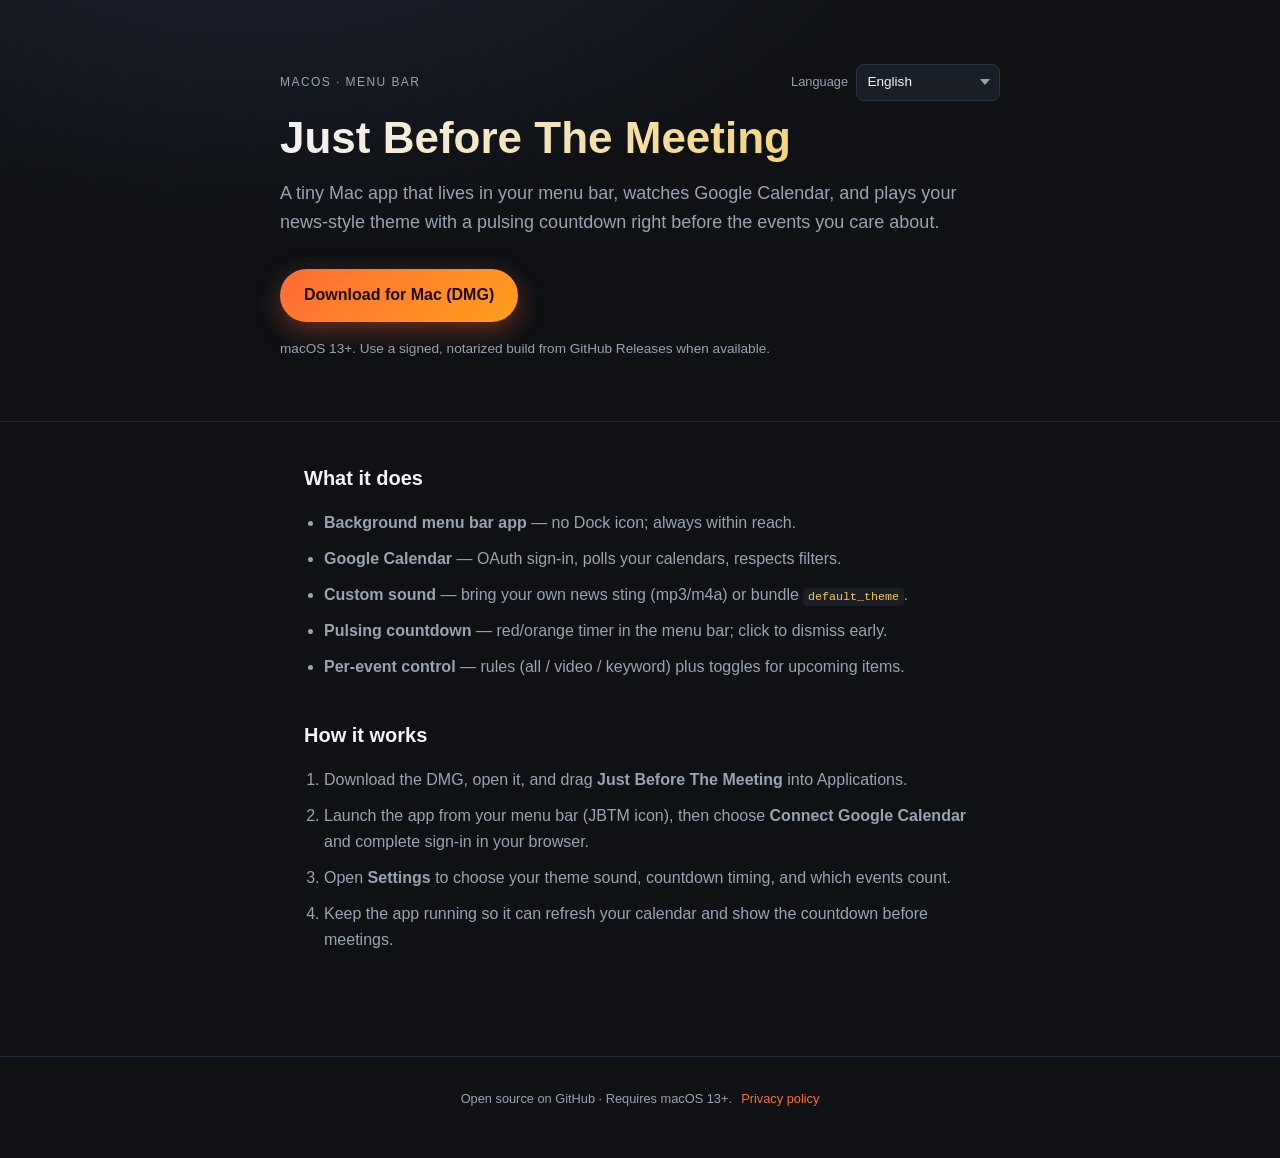
<file: website/index.html>
<!DOCTYPE html>
<html lang="en">
<head>
  <meta charset="UTF-8" />
  <meta name="viewport" content="width=device-width, initial-scale=1" />
  <title>Just Before The Meeting — macOS menu bar countdown</title>
  <meta name="description" content="Menu bar app for Mac: Google Calendar aware countdown and theme music before your meetings." />
  <!-- Google Search Console (domain verification): Property → Verification → HTML tag — paste the meta tag on the next line. -->
  <!-- <meta name="google-site-verification" content="PASTE_VERIFICATION_TOKEN_HERE" /> -->
  <link rel="stylesheet" href="style.css" />
  <script src="i18n.js" defer></script>
</head>
<body>
  <header class="hero">
    <div class="hero-inner">
      <div class="hero-top">
        <p class="eyebrow" data-i18n="hero.eyebrow">macOS · Menu bar</p>
        <div class="lang-switcher">
          <label for="lang-select" class="lang-select-label" data-i18n="langSwitcher.label">Language</label>
          <select id="lang-select" class="lang-select" name="lang">
            <option value="en">English</option>
            <option value="tr">Türkçe</option>
          </select>
        </div>
      </div>
      <h1 data-i18n="hero.title">Just Before The Meeting</h1>
      <p class="lede" data-i18n="hero.lede">
        A tiny Mac app that lives in your menu bar, watches Google Calendar, and plays your news-style theme
        with a pulsing countdown right before the events you care about.
      </p>
      <a
        class="cta"
        href="https://github.com/ozgurbuluta/justbeforethemeeting/releases/latest/download/JustBeforeTheMeeting.dmg"
        id="download-link"
        rel="noopener"
      >Download for Mac (DMG)</a>
      <p class="cta-note" id="cta-note">macOS 13+. Prefer a signed, notarized build from GitHub Releases.</p>
    </div>
  </header>

  <main>
    <section class="features">
      <h2 data-i18n="features.heading">What it does</h2>
      <ul id="features-list">
        <li><strong>Background menu bar app</strong> — no Dock icon; always within reach.</li>
        <li><strong>Google Calendar</strong> — OAuth sign-in, polls your calendars, respects filters.</li>
        <li><strong>Custom sound</strong> — bring your own news sting (mp3/m4a) or bundle <code>default_theme</code>.</li>
        <li><strong>Pulsing countdown</strong> — red/orange timer in the menu bar; click to dismiss early.</li>
        <li><strong>Per-event control</strong> — rules (all / video / keyword) plus toggles for upcoming items.</li>
      </ul>
    </section>

    <section class="how">
      <h2 data-i18n="how.heading">How it works</h2>
      <ol id="how-list">
        <li>Download the DMG, open it, and drag <strong>Just Before The Meeting</strong> into Applications.</li>
        <li>Launch the app from your menu bar (JBTM icon), then choose <strong>Connect Google Calendar</strong> and complete sign-in in your browser.</li>
        <li>Open <strong>Settings</strong> to choose your theme sound, countdown timing, and which events count.</li>
        <li>Keep the app running so it can refresh your calendar and show the countdown before meetings.</li>
      </ol>
    </section>
  </main>

  <footer>
    <p class="footer-line">
      <span id="footer-intro"></span>
      <a id="footer-privacy" href="privacy.html"></a>
    </p>
  </footer>
</body>
</html>
</file>
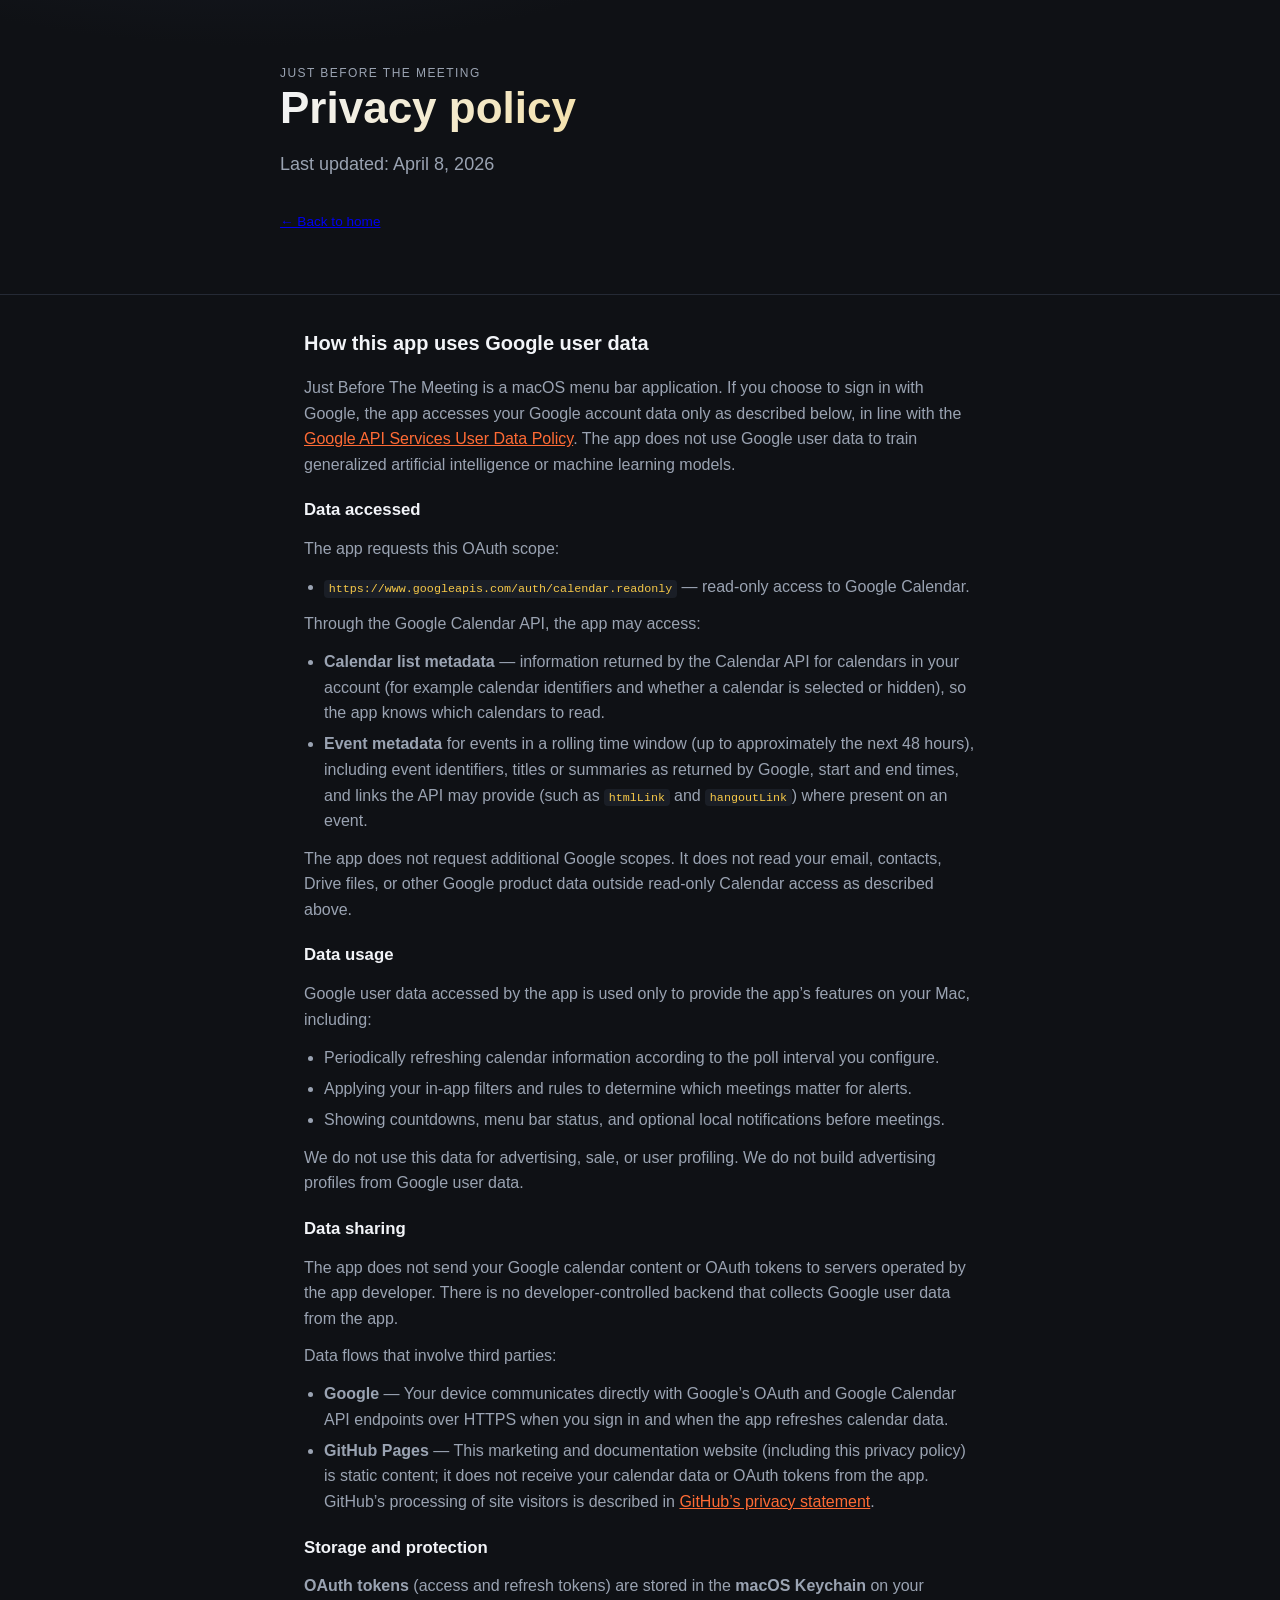
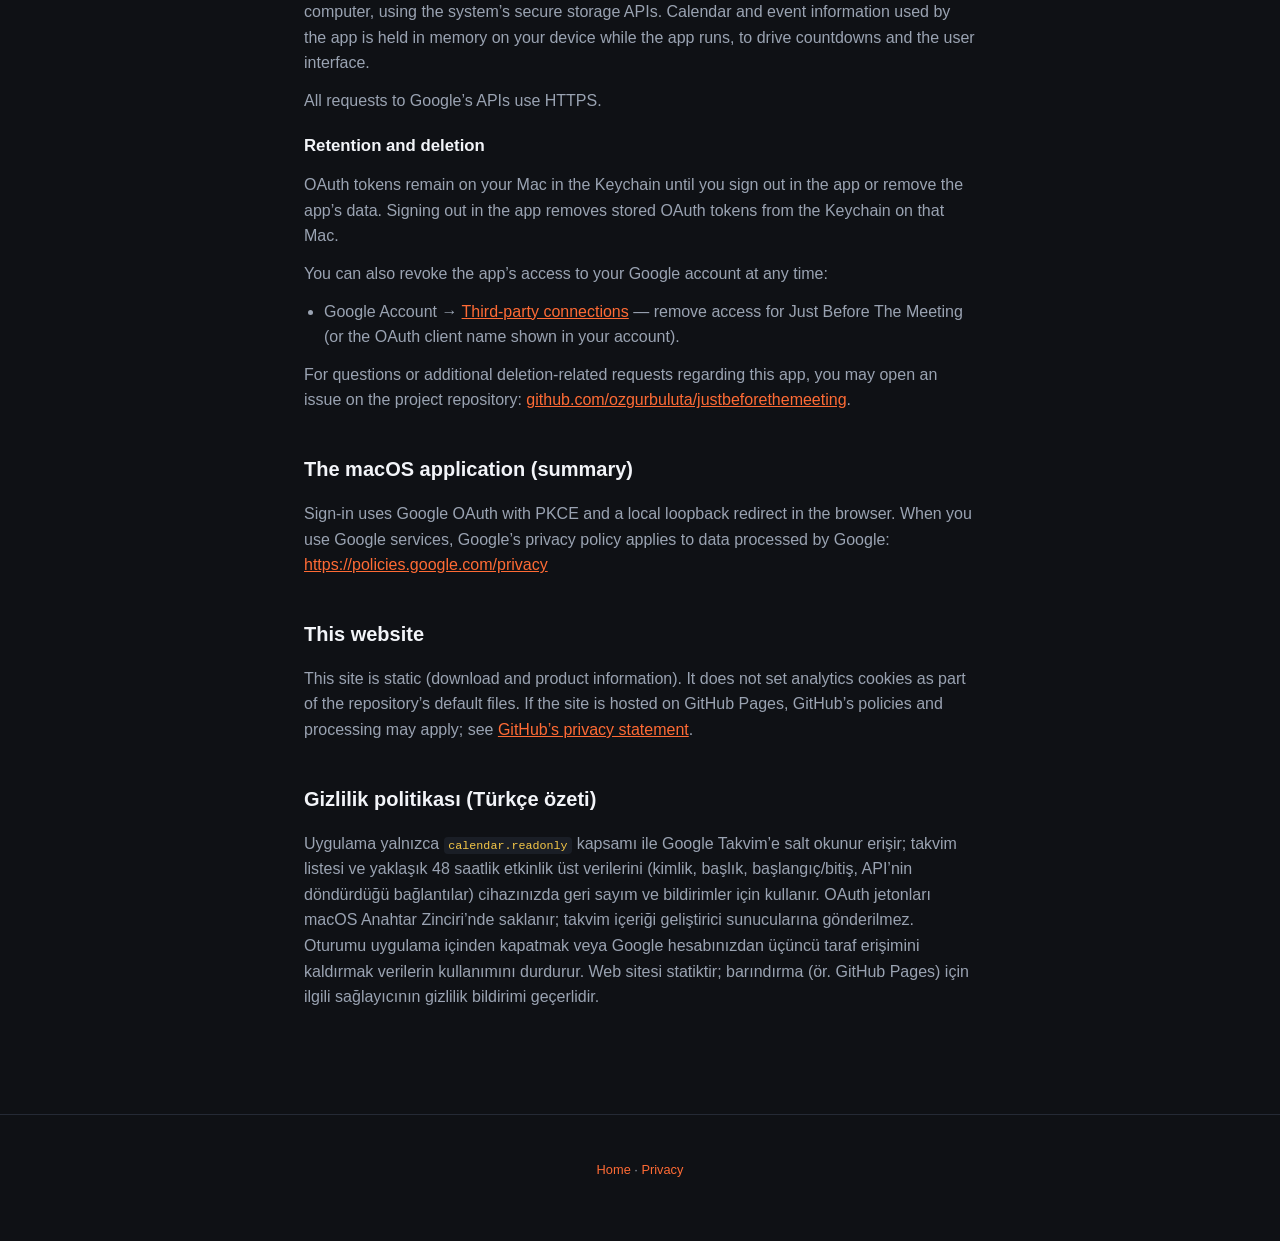
<file: website/privacy.html>
<!DOCTYPE html>
<html lang="en">
<head>
  <meta charset="UTF-8" />
  <meta name="viewport" content="width=device-width, initial-scale=1" />
  <title>Privacy policy — Just Before The Meeting</title>
  <meta name="description" content="Privacy policy for the Just Before The Meeting macOS app and this website." />
  <link rel="stylesheet" href="style.css" />
</head>
<body>
  <header class="hero">
    <div class="hero-inner">
      <p class="eyebrow">Just Before The Meeting</p>
      <h1>Privacy policy</h1>
      <p class="lede">Last updated: April 8, 2026</p>
      <p class="cta-note"><a href="index.html">← Back to home</a></p>
    </div>
  </header>

  <main class="legal">
    <section>
      <h2>How this app uses Google user data</h2>
      <p>
        Just Before The Meeting is a macOS menu bar application. If you choose to sign in with Google, the app accesses
        your Google account data only as described below, in line with the
        <a href="https://developers.google.com/terms/api-services-user-data-policy">Google API Services User Data Policy</a>.
        The app does not use Google user data to train generalized artificial intelligence or machine learning models.
      </p>

      <h3>Data accessed</h3>
      <p>The app requests this OAuth scope:</p>
      <ul>
        <li>
          <code>https://www.googleapis.com/auth/calendar.readonly</code> — read-only access to Google Calendar.
        </li>
      </ul>
      <p>Through the Google Calendar API, the app may access:</p>
      <ul>
        <li>
          <strong>Calendar list metadata</strong> — information returned by the Calendar API for calendars in your account
          (for example calendar identifiers and whether a calendar is selected or hidden), so the app knows which calendars
          to read.
        </li>
        <li>
          <strong>Event metadata</strong> for events in a rolling time window (up to approximately the next 48 hours),
          including event identifiers, titles or summaries as returned by Google, start and end times, and links the API may
          provide (such as <code>htmlLink</code> and <code>hangoutLink</code>) where present on an event.
        </li>
      </ul>
      <p>
        The app does not request additional Google scopes. It does not read your email, contacts, Drive files, or other
        Google product data outside read-only Calendar access as described above.
      </p>

      <h3>Data usage</h3>
      <p>Google user data accessed by the app is used only to provide the app’s features on your Mac, including:</p>
      <ul>
        <li>Periodically refreshing calendar information according to the poll interval you configure.</li>
        <li>Applying your in-app filters and rules to determine which meetings matter for alerts.</li>
        <li>Showing countdowns, menu bar status, and optional local notifications before meetings.</li>
      </ul>
      <p>
        We do not use this data for advertising, sale, or user profiling. We do not build advertising profiles from Google
        user data.
      </p>

      <h3>Data sharing</h3>
      <p>
        The app does not send your Google calendar content or OAuth tokens to servers operated by the app developer. There
        is no developer-controlled backend that collects Google user data from the app.
      </p>
      <p>Data flows that involve third parties:</p>
      <ul>
        <li>
          <strong>Google</strong> — Your device communicates directly with Google’s OAuth and Google Calendar API endpoints
          over HTTPS when you sign in and when the app refreshes calendar data.
        </li>
        <li>
          <strong>GitHub Pages</strong> — This marketing and documentation website (including this privacy policy) is static
          content; it does not receive your calendar data or OAuth tokens from the app. GitHub’s processing of site visitors
          is described in
          <a href="https://docs.github.com/en/site-policy/privacy-policies/github-privacy-statement">GitHub’s privacy statement</a>.
        </li>
      </ul>

      <h3>Storage and protection</h3>
      <p>
        <strong>OAuth tokens</strong> (access and refresh tokens) are stored in the <strong>macOS Keychain</strong> on your
        computer, using the system’s secure storage APIs. Calendar and event information used by the app is held in memory
        on your device while the app runs, to drive countdowns and the user interface.
      </p>
      <p>All requests to Google’s APIs use HTTPS.</p>

      <h3>Retention and deletion</h3>
      <p>
        OAuth tokens remain on your Mac in the Keychain until you sign out in the app or remove the app’s data. Signing out
        in the app removes stored OAuth tokens from the Keychain on that Mac.
      </p>
      <p>You can also revoke the app’s access to your Google account at any time:</p>
      <ul>
        <li>
          Google Account → <a href="https://myaccount.google.com/permissions">Third-party connections</a> — remove access
          for Just Before The Meeting (or the OAuth client name shown in your account).
        </li>
      </ul>
      <p>
        For questions or additional deletion-related requests regarding this app, you may open an issue on the project
        repository:
        <a href="https://github.com/ozgurbuluta/justbeforethemeeting">github.com/ozgurbuluta/justbeforethemeeting</a>.
      </p>
    </section>

    <section>
      <h2>The macOS application (summary)</h2>
      <p>
        Sign-in uses Google OAuth with PKCE and a local loopback redirect in the browser. When you use Google services,
        Google’s privacy policy applies to data processed by Google:
        <a href="https://policies.google.com/privacy">https://policies.google.com/privacy</a>
      </p>
    </section>

    <section>
      <h2>This website</h2>
      <p>
        This site is static (download and product information). It does not set analytics cookies as part of the
        repository’s default files. If the site is hosted on GitHub Pages, GitHub’s policies and processing may apply; see
        <a href="https://docs.github.com/en/site-policy/privacy-policies/github-privacy-statement">GitHub’s privacy statement</a>.
      </p>
    </section>

    <section lang="tr">
      <h2>Gizlilik politikası (Türkçe özeti)</h2>
      <p>
        Uygulama yalnızca <code>calendar.readonly</code> kapsamı ile Google Takvim’e salt okunur erişir; takvim listesi ve
        yaklaşık 48 saatlik etkinlik üst verilerini (kimlik, başlık, başlangıç/bitiş, API’nin döndürdüğü bağlantılar) cihazınızda
        geri sayım ve bildirimler için kullanır. OAuth jetonları macOS Anahtar Zinciri’nde saklanır; takvim içeriği geliştirici
        sunucularına gönderilmez. Oturumu uygulama içinden kapatmak veya Google hesabınızdan üçüncü taraf erişimini kaldırmak
        verilerin kullanımını durdurur. Web sitesi statiktir; barındırma (ör. GitHub Pages) için ilgili sağlayıcının gizlilik
        bildirimi geçerlidir.
      </p>
    </section>
  </main>

  <footer>
    <p><a href="index.html">Home</a> · <a href="privacy.html">Privacy</a></p>
  </footer>
</body>
</html>
</file>
<file: website/style.css>
:root {
  --bg: #0f1115;
  --fg: #f2f4f8;
  --muted: #9aa3b2;
  --accent: #ff6b35;
  --accent2: #f7c948;
  --card: #1a1e26;
  --font: "SF Pro Text", -apple-system, BlinkMacSystemFont, "Segoe UI", sans-serif;
}

* {
  box-sizing: border-box;
}

body {
  margin: 0;
  font-family: var(--font);
  background: radial-gradient(1200px 600px at 20% -10%, #1e2433 0%, var(--bg) 55%);
  color: var(--fg);
  line-height: 1.6;
  min-height: 100vh;
}

.hero {
  padding: 4rem 1.5rem 3rem;
  border-bottom: 1px solid #252a35;
}

.hero-inner {
  max-width: 720px;
  margin: 0 auto;
}

.hero-top {
  display: flex;
  flex-wrap: wrap;
  align-items: center;
  justify-content: space-between;
  gap: 0.75rem 1rem;
  margin-bottom: 0.75rem;
}

.lang-switcher {
  display: flex;
  align-items: center;
  gap: 0.5rem;
  font-size: 0.8rem;
  margin-left: auto;
}

.lang-select-label {
  color: var(--muted);
  white-space: nowrap;
}

.lang-select {
  font: inherit;
  font-size: 0.85rem;
  color: var(--fg);
  background: var(--card);
  border: 1px solid #2e3544;
  border-radius: 8px;
  padding: 0.4rem 2rem 0.4rem 0.65rem;
  cursor: pointer;
  min-width: 9rem;
  appearance: none;
  background-image: url("data:image/svg+xml,%3Csvg xmlns='http://www.w3.org/2000/svg' width='10' height='6' viewBox='0 0 10 6'%3E%3Cpath fill='%239aa3b2' d='M0 0h10L5 6z'/%3E%3C/svg%3E");
  background-repeat: no-repeat;
  background-position: right 0.55rem center;
  transition: border-color 0.15s ease, box-shadow 0.15s ease;
}

.lang-select:hover {
  border-color: #3d4658;
}

.lang-select:focus {
  outline: none;
  border-color: var(--accent);
  box-shadow: 0 0 0 2px rgba(255, 107, 53, 0.25);
}

.eyebrow {
  text-transform: uppercase;
  letter-spacing: 0.12em;
  font-size: 0.75rem;
  color: var(--muted);
  margin: 0;
}

h1 {
  font-size: clamp(2rem, 5vw, 2.75rem);
  line-height: 1.15;
  margin: 0 0 1rem;
  background: linear-gradient(120deg, var(--fg), var(--accent2));
  -webkit-background-clip: text;
  background-clip: text;
  color: transparent;
}

.lede {
  font-size: 1.125rem;
  color: var(--muted);
  margin: 0 0 2rem;
}

.cta {
  display: inline-block;
  padding: 0.85rem 1.5rem;
  border-radius: 999px;
  background: linear-gradient(135deg, var(--accent), #ff9f1c);
  color: #1a0b05;
  font-weight: 600;
  text-decoration: none;
  box-shadow: 0 8px 24px rgba(255, 107, 53, 0.35);
  transition: transform 0.15s ease, box-shadow 0.15s ease;
}

.cta:hover {
  transform: translateY(-1px);
  box-shadow: 0 12px 28px rgba(255, 107, 53, 0.45);
}

.cta[aria-disabled="true"] {
  opacity: 0.65;
  pointer-events: none;
}

.cta-note {
  margin-top: 1rem;
  font-size: 0.85rem;
  color: var(--muted);
}

main {
  max-width: 720px;
  margin: 0 auto;
  padding: 2.5rem 1.5rem 4rem;
}

section {
  margin-bottom: 2.5rem;
}

h2 {
  font-size: 1.25rem;
  margin: 0 0 1rem;
}

.features ul,
.how ol {
  padding-left: 1.25rem;
  color: var(--muted);
}

.features li,
.how li {
  margin-bottom: 0.65rem;
}

code {
  font-size: 0.9em;
  background: var(--card);
  padding: 0.15em 0.4em;
  border-radius: 4px;
  color: var(--accent2);
}

footer {
  text-align: center;
  padding: 2rem 1rem 3rem;
  font-size: 0.8rem;
  color: var(--muted);
  border-top: 1px solid #252a35;
}

footer a {
  color: var(--accent);
  text-decoration: none;
}

footer a:hover {
  text-decoration: underline;
}

.legal {
  max-width: 720px;
  margin: 0 auto;
  padding: 0 1.5rem 4rem;
  color: var(--muted);
}

.legal h2 {
  color: var(--fg);
  margin-top: 2rem;
}

.legal h3 {
  color: var(--fg);
  font-size: 1.05rem;
  font-weight: 600;
  margin-top: 1.25rem;
  margin-bottom: 0.35rem;
}

.legal ul {
  margin: 0.5rem 0 0.75rem 1.25rem;
  padding: 0;
}

.legal li {
  margin: 0.35rem 0;
}

.legal p {
  margin: 0.75rem 0;
}

.legal a {
  color: var(--accent);
}

.footer-line {
  margin: 0;
}

#footer-privacy {
  margin-left: 0.35rem;
  color: var(--accent);
  text-decoration: none;
}

#footer-privacy:hover {
  text-decoration: underline;
}
</file>
